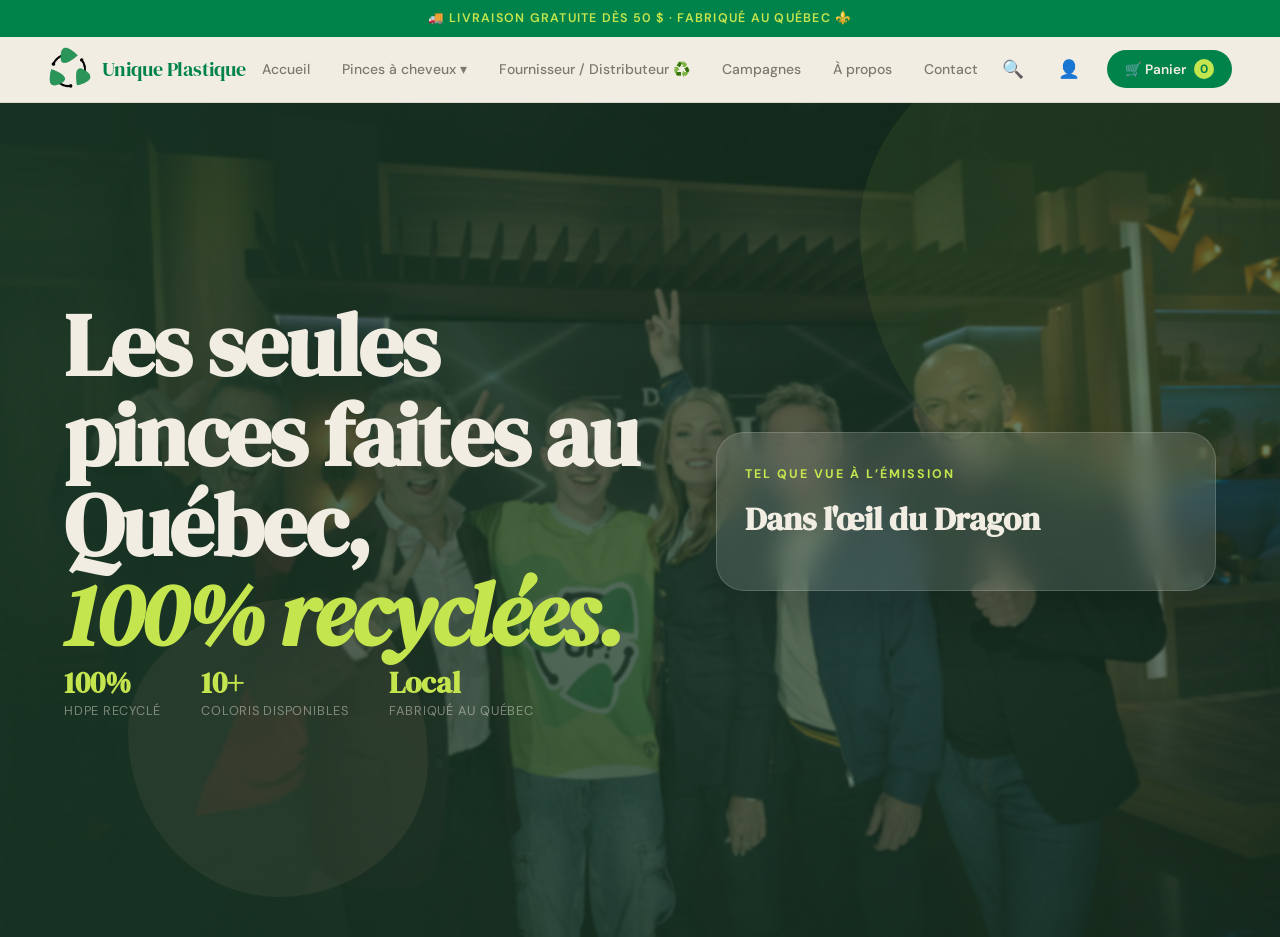
<file: index.html>
<!DOCTYPE html>
<html lang="fr">

<head>
    <meta charset="UTF-8">
    <meta name="viewport" content="width=device-width, initial-scale=1.0">
    <title>Unique Plastique</title>
    <link rel="preconnect" href="https://fonts.googleapis.com">
    <link
        href="https://fonts.googleapis.com/css2?family=DM+Serif+Display:ital@0;1&family=DM+Sans:wght@300;400;500;600;700&display=swap"
        rel="stylesheet">
    <link rel="stylesheet" href="assets/css/acceuil.css">
</head>

<body>
    <div id="navbar"></div>

    <div class="hero">
        <div class="hero-bg"></div>
        <div class="hero-blob hero-blob-1"></div>
        <div class="hero-blob hero-blob-2"></div>

        <div class="hero-layout">
            <div class="hero-content">
                <h1>Les seules pinces faites au Québec,<br><em> 100% recyclées.</em></h1>
                <div class="hero-stats">
                    <div class="hero-stat">
                        <strong>100%</strong>
                        <span>HDPE recyclé</span>
                    </div>
                    <div class="hero-stat">
                        <strong>10+</strong>
                        <span>Coloris disponibles</span>
                    </div>
                    <div class="hero-stat">
                        <strong>Local</strong>
                        <span>Fabriqué au Québec</span>
                    </div>
                </div>
            </div>

            <div class="hero-showcase">
                <div class="hero-showcase-copy">
                    <p class="hero-showcase-label">Tel que vue à l’émission</p>
                    <h2>Dans l'œil du Dragon</h2>
                </div>
            </div>
        </div>
    </div>
    <script src="assets/js/navbar.js"></script>
</body>

</html>
</file>
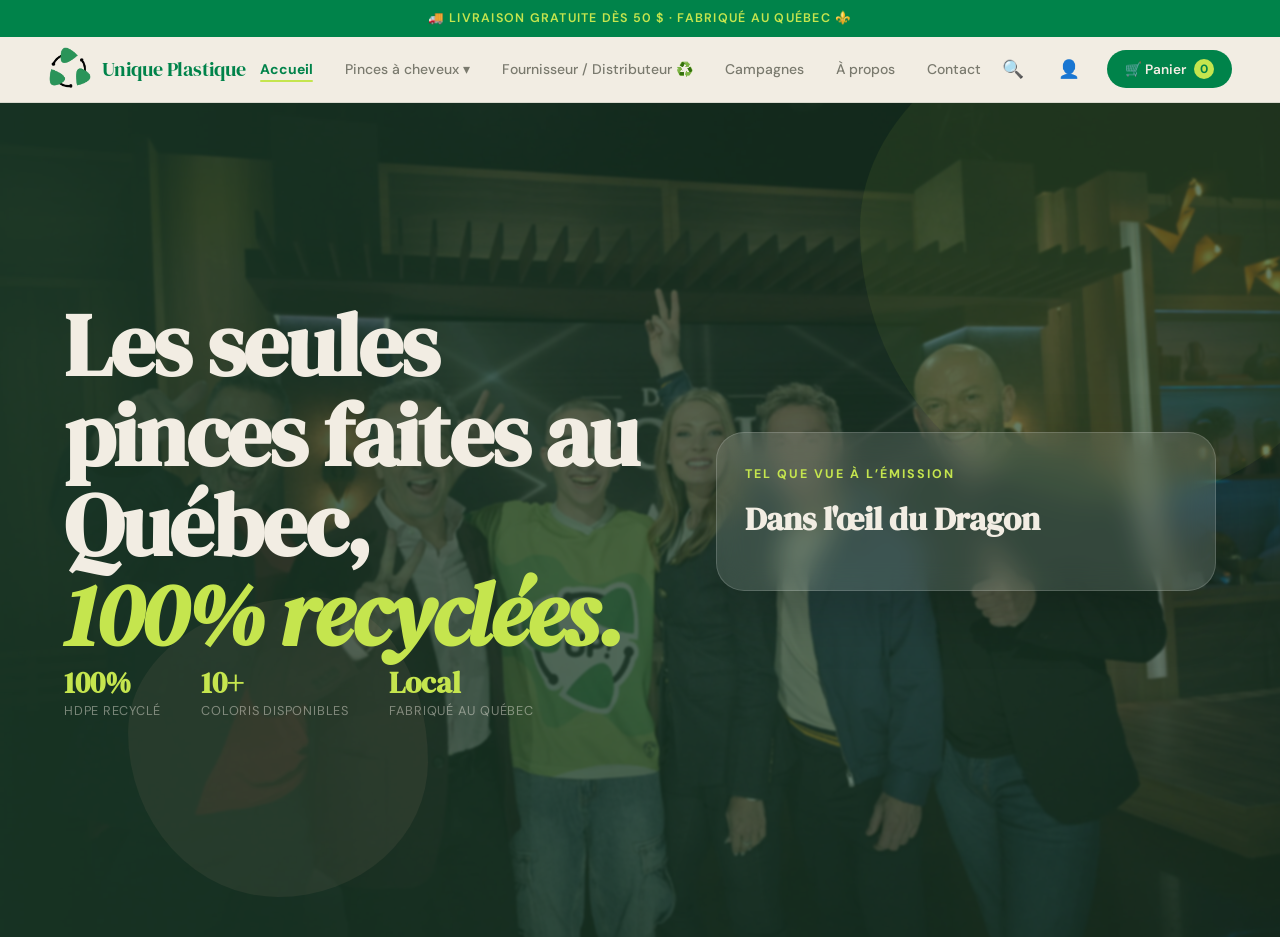
<file: Acceuil.html>
<!DOCTYPE html>
<html lang="fr">

<head>
    <meta charset="UTF-8">
    <meta name="viewport" content="width=device-width, initial-scale=1.0">
    <title>Unique Plastique</title>
    <link rel="preconnect" href="https://fonts.googleapis.com">
    <link
        href="https://fonts.googleapis.com/css2?family=DM+Serif+Display:ital@0;1&family=DM+Sans:wght@300;400;500;600;700&display=swap"
        rel="stylesheet">
    <link rel="stylesheet" href="assets/css/acceuil.css">
</head>

<body>
    <div id="navbar"></div>

    <div class="hero">
        <div class="hero-bg"></div>
        <div class="hero-blob hero-blob-1"></div>
        <div class="hero-blob hero-blob-2"></div>

        <div class="hero-layout">
            <div class="hero-content">
                <h1>Les seules pinces faites au Québec,<br><em> 100% recyclées.</em></h1>
                <div class="hero-stats">
                    <div class="hero-stat">
                        <strong>100%</strong>
                        <span>HDPE recyclé</span>
                    </div>
                    <div class="hero-stat">
                        <strong>10+</strong>
                        <span>Coloris disponibles</span>
                    </div>
                    <div class="hero-stat">
                        <strong>Local</strong>
                        <span>Fabriqué au Québec</span>
                    </div>
                </div>
            </div>

            <div class="hero-showcase">
                <div class="hero-showcase-copy">
                    <p class="hero-showcase-label">Tel que vue à l’émission</p>
                    <h2>Dans l'œil du Dragon</h2>
                </div>
            </div>
        </div>
    </div>
    <script src="assets/js/navbar.js"></script>
</body>

</html>
</file>
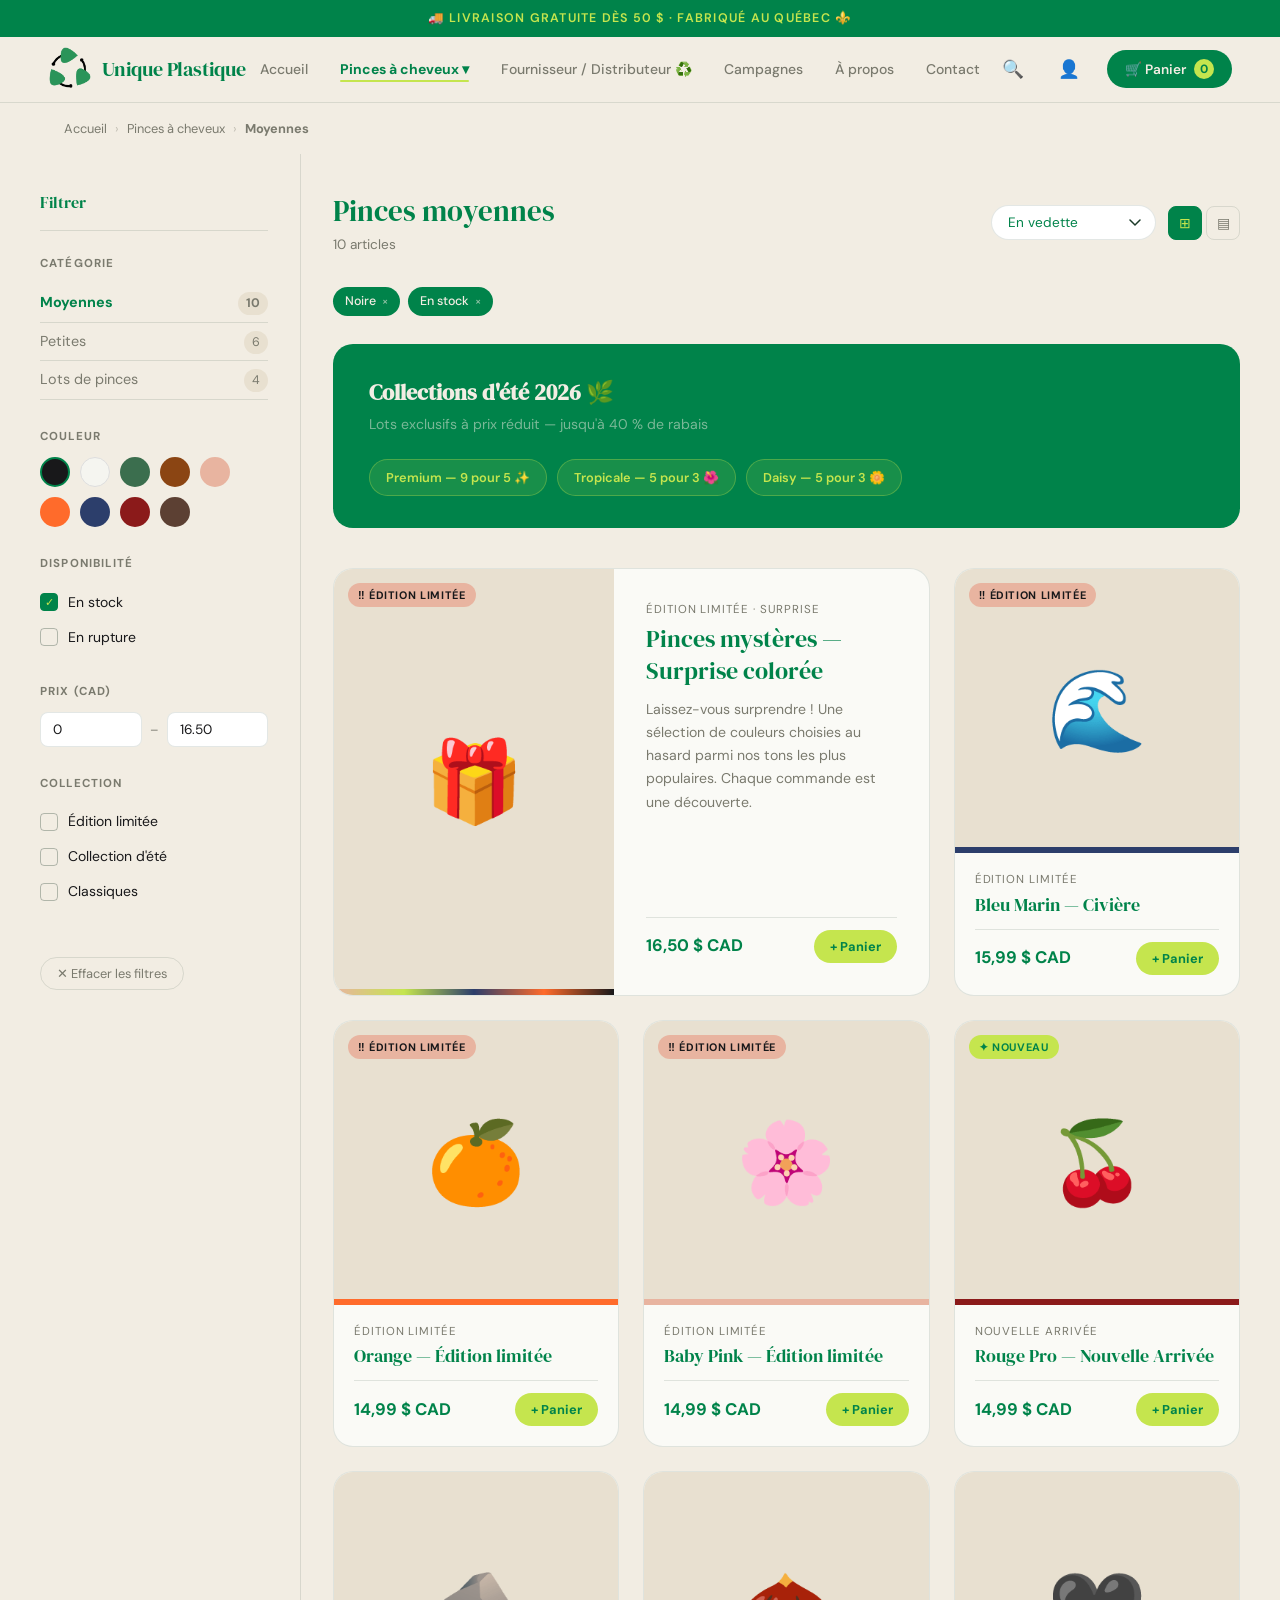
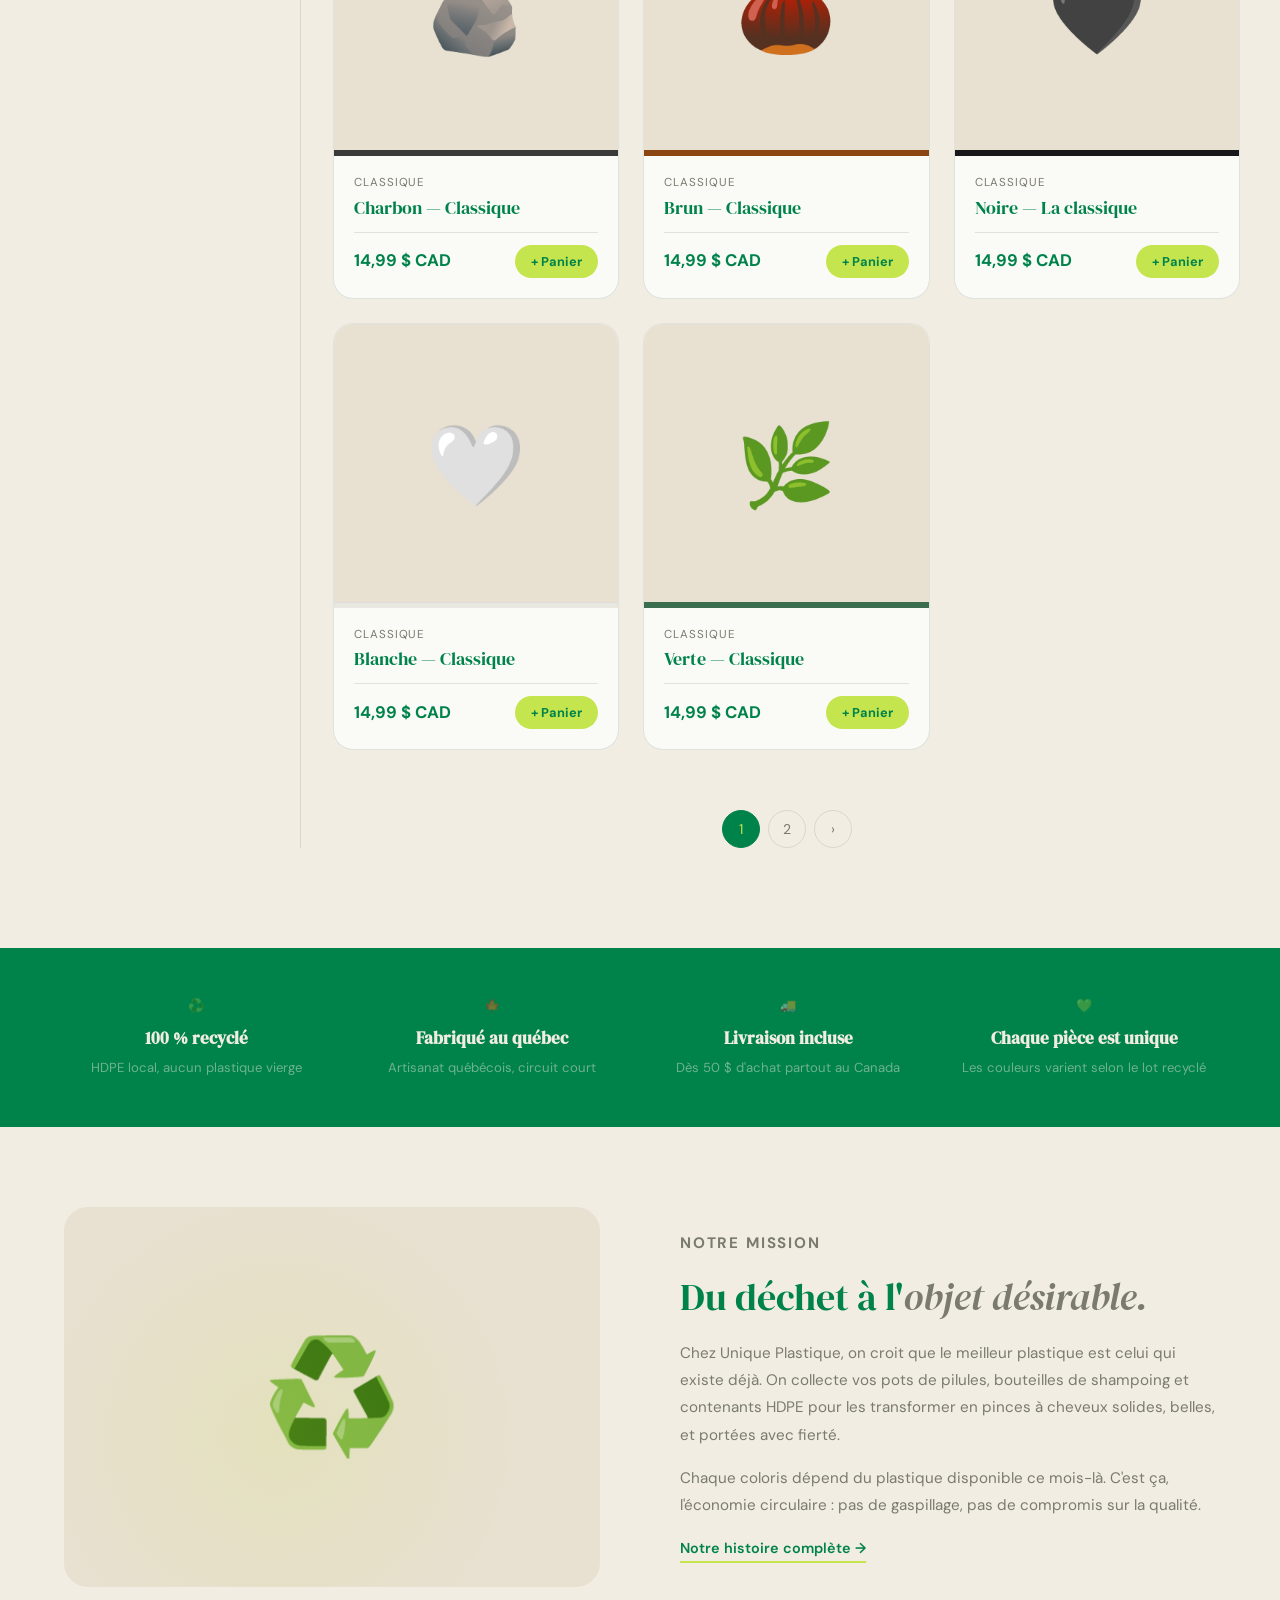
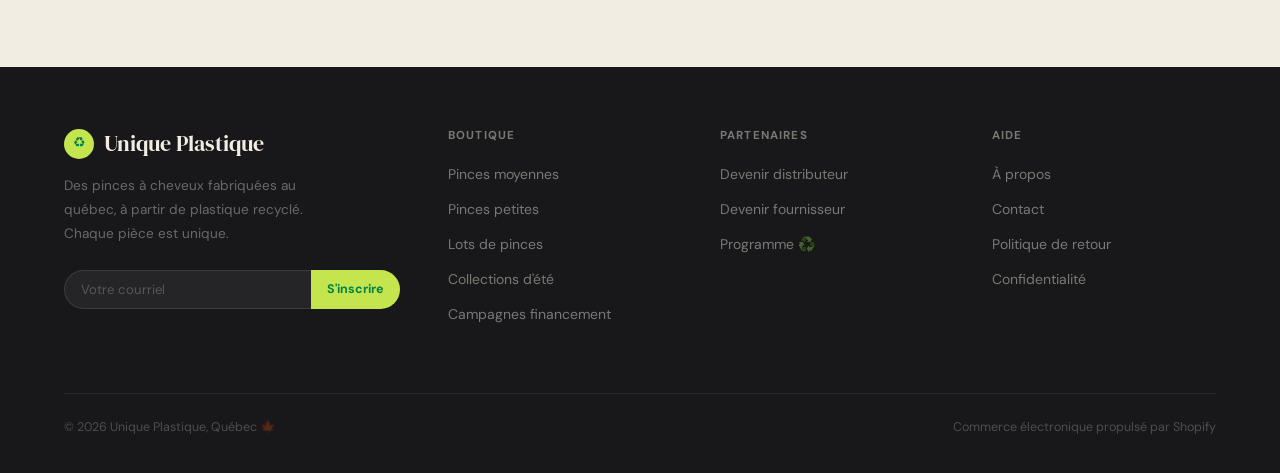
<file: pinces.html>
<!DOCTYPE html>
<html lang="fr">
<head>
<meta charset="UTF-8">
<meta name="viewport" content="width=device-width, initial-scale=1.0">
<title>Unique Plastique</title>
<link rel="preconnect" href="https://fonts.googleapis.com">
<link href="https://fonts.googleapis.com/css2?family=DM+Serif+Display:ital@0;1&family=DM+Sans:wght@300;400;500;600;700&display=swap" rel="stylesheet">
</head>
<body>
<div id="navbar"></div>
<style>
  *, *::before, *::after { box-sizing: border-box; margin: 0; padding: 0; }

:root {
  --sand:    #F2EDE3;
  --sand-d:  #E8E0D0;
  --forest:  #00834A;
  --lime:    #C5E54E;
  --blush:   #E8B4A0;
  --ink:     #18181A;
  --muted:   #7A7A6E;
  --white:   #FFFFFF;
  --border:  rgba(27,58,40,.12);
  --card-bg: #FAFAF6;
}
html { scroll-behavior: smooth; }
body {
  font-family: 'DM Sans', sans-serif;
  background: var(--sand);
  color: var(--ink);
  overflow-x: hidden;
  line-height: 1.5;
}

/* ─── ANNOUNCEMENT ─── */
.bar {
  background: var(--forest);
  color: var(--lime);
  text-align: center;
  font-size: .78rem;
  font-weight: 600;
  letter-spacing: .1em;
  text-transform: uppercase;
  padding: 9px 20px;
}

/* ─── NAV ─── */
nav {
  position: sticky; top: 0; z-index: 200;
  background: rgba(242,237,227,.96);
  backdrop-filter: blur(14px);
  border-bottom: 1px solid var(--border);
  display: flex;
  align-items: center;
  justify-content: space-between;
  padding: 0 48px;
  height: 66px;
}

.nav-logo {
  display: flex; align-items: center; gap: 10px;
  text-decoration: none;
  font-family: 'DM Serif Display', serif;
  font-size: 1.25rem;
  color: var(--forest);
  letter-spacing: -.01em;
}
.nav-logo-icon {
  display: flex;
  align-items: center;
  justify-content: center;
  width: 44px;
  height: 44px;
  flex-shrink: 0;
}

.nav-logo img {
  width: 44px;
  height: 44px;
  object-fit: contain;
  display: block;
}

.nav-links {
  display: flex; gap: 32px; list-style: none; align-items: center;
}
.nav-links a {
  text-decoration: none;
  color: var(--muted);
  font-size: .875rem;
  font-weight: 500;
  transition: color .2s;
  white-space: nowrap;
}
.nav-links a:hover { color: var(--forest); }
.nav-links a.active {
  color: var(--forest);
  font-weight: 700;
  position: relative;
}
.nav-links a.active::after {
  content: '';
  position: absolute;
  bottom: -4px; left: 0; right: 0;
  height: 2px;
  background: var(--lime);
  border-radius: 2px;
}

.nav-actions {
  display: flex; align-items: center; gap: 20px;
}

.nav-icon-btn {
  background: none; border: none; cursor: pointer;
  color: var(--forest); font-size: 1.1rem;
  width: 36px; height: 36px;
  display: flex; align-items: center; justify-content: center;
  border-radius: 50%;
  transition: background .2s;
}
.nav-icon-btn:hover { background: var(--sand-d); }

.cart-btn {
  display: flex; align-items: center; gap: 8px;
  background: var(--forest);
  color: var(--sand);
  border: none;
  border-radius: 100px;
  padding: 9px 18px;
  font-family: 'DM Sans', sans-serif;
  font-size: .85rem;
  font-weight: 600;
  cursor: pointer;
  transition: background .2s;
}
.cart-btn:hover { background: #2a5c3f; }
.cart-count {
  background: var(--lime);
  color: var(--forest);
  font-weight: 700;
  font-size: .75rem;
  width: 20px; height: 20px;
  border-radius: 50%;
  display: flex; align-items: center; justify-content: center;
}

/* ─── HERO ─── */
.hero {
  position: relative;
  min-height: calc(100vh - 66px);
  display: flex;
  align-items: center;
  overflow: hidden;
  background: var(--forest);
  padding: 24px 64px 40px;
}

.hero-bg {
  position: absolute; inset: 0;
  background:
    linear-gradient(90deg, rgba(27,58,40,.88) 0%, rgba(27,58,40,.72) 45%, rgba(27,58,40,.66) 100%),
    url('../images/dragon.png') center/cover no-repeat;
  transform: scale(1.04);
  filter: blur(1px);
  z-index: 0;
}

/* Decorative blobs */
.hero-blob {
  position: absolute;
  border-radius: 62% 38% 50% 50% / 45% 55% 45% 55%;
  opacity: .07;
}
.hero-blob-1 {
  width: 500px; height: 500px;
  background: var(--lime);
  top: -100px; right: -80px;
  animation: blob1 10s ease-in-out infinite;
}
.hero-blob-2 {
  width: 300px; height: 300px;
  background: var(--blush);
  bottom: 40px; left: 10%;
  animation: blob1 14s ease-in-out infinite reverse;
}
@keyframes blob1 {
  0%,100% { border-radius: 62% 38% 50% 50% / 45% 55% 45% 55%; transform: scale(1); }
  50%      { border-radius: 38% 62% 45% 55% / 55% 45% 55% 45%; transform: scale(1.06); }
}

.hero-content {
  position: relative; z-index: 2;
  max-width: 720px;
}

.hero-badge {
  display: inline-flex; align-items: center; gap: 8px;
  background: rgba(197,229,78,.15);
  border: 1px solid rgba(197,229,78,.3);
  color: var(--lime);
  font-size: .75rem; font-weight: 600;
  letter-spacing: .1em; text-transform: uppercase;
  padding: 6px 16px;
  border-radius: 100px;
  margin-bottom: 24px;
}

.hero h1 {
  font-family: 'DM Serif Display', serif;
  font-size: clamp(3rem, 7vw, 5.5rem);
  line-height: 1.02;
  color: var(--sand);
  letter-spacing: -.02em;
  margin-bottom: 8px;
}
.hero h1 em {
  font-style: italic;
  color: var(--lime);
}

.hero-sub {
  font-size: 1rem;
  color: rgba(242,237,227,.55);
  margin-bottom: 36px;
  max-width: 460px;
  line-height: 1.7;
}

.hero-stats {
  display: flex; gap: 40px; flex-wrap: wrap;
}
.hero-stat strong {
  display: block;
  font-family: 'DM Serif Display', serif;
  font-size: 1.9rem;
  color: var(--lime);
  line-height: 1;
}
.hero-stat span {
  font-size: .8rem;
  color: rgba(242,237,227,.45);
  text-transform: uppercase;
  letter-spacing: .06em;
}

/* Edition limitée floating badge */
.hero-limited {
  position: absolute;
  top: 48px; right: 64px;
  z-index: 3;
  background: var(--blush);
  color: var(--ink);
  font-weight: 700;
  font-size: .78rem;
  padding: 10px 18px;
  border-radius: 100px;
  text-transform: uppercase;
  letter-spacing: .08em;
  animation: floatBadge 3s ease-in-out infinite;
  box-shadow: 0 8px 32px rgba(0,0,0,.2);
}
@keyframes floatBadge {
  0%,100% { transform: translateY(0) rotate(-2deg); }
  50%      { transform: translateY(-8px) rotate(2deg); }
}

/* ─── HERO SHOWCASE ─── */
.hero-layout {
  position: relative;
  z-index: 2;
  width: 100%;
  max-width: 1320px;
  margin: 0 auto;
  display: grid;
  grid-template-columns: minmax(0, 1.1fr) minmax(320px, 0.9fr);
  gap: 40px;
  align-items: center;
}

.hero-showcase {
  background: rgba(255,255,255,.12);
  border: 1px solid rgba(255,255,255,.16);
  backdrop-filter: blur(14px);
  border-radius: 28px;
  padding: 28px;
  box-shadow: 0 20px 60px rgba(0,0,0,.18);
}

.hero-showcase-copy {
  margin-bottom: 18px;
}

.hero-showcase-label {
  display: inline-block;
  font-size: .78rem;
  font-weight: 700;
  letter-spacing: .16em;
  text-transform: uppercase;
  color: var(--lime);
  margin-bottom: 10px;
}

.hero-showcase h2 {
  font-family: 'DM Serif Display', serif;
  font-size: clamp(1.8rem, 2.6vw, 2.5rem);
  color: var(--sand);
  margin-bottom: 10px;
}

.hero-showcase p {
  color: rgba(242,237,227,.8);
  line-height: 1.7;
  margin-bottom: 12px;
}

.hero-showcase-link {
  display: inline-flex;
  align-items: center;
  width: fit-content;
  padding: 10px 18px;
  border-radius: 999px;
  background: var(--lime);
  color: var(--forest);
  text-decoration: none;
  font-weight: 700;
  transition: transform .2s ease, background .2s ease;
}

.hero-showcase-link:hover {
  transform: translateY(-2px);
  background: #d9ef72;
}

@media (max-width: 920px) {
  .hero-layout {
    grid-template-columns: 1fr;
  }

  .hero-showcase {
    max-width: 620px;
  }
}

/* ─── BREADCRUMB ─── */
.breadcrumb {
  padding: 16px 64px;
  display: flex; gap: 8px; align-items: center;
  font-size: .8rem; color: var(--muted);
}
.breadcrumb a { text-decoration: none; color: var(--muted); }
.breadcrumb a:hover { color: var(--forest); }
.breadcrumb span { opacity: .4; }

/* ─── COLLECTION LAYOUT ─── */
.collection-layout {
  display: grid;
  grid-template-columns: 260px 1fr;
  gap: 0;
  max-width: 1400px;
  margin: 0 auto;
  padding: 0 40px 100px;
  align-items: start;
}

/* ─── SIDEBAR ─── */
.sidebar {
  padding: 36px 32px 36px 0;
  position: sticky;
  top: 80px;
}

.sidebar-title {
  font-family: 'DM Serif Display', serif;
  font-size: 1rem;
  color: var(--forest);
  margin-bottom: 24px;
  padding-bottom: 16px;
  border-bottom: 1px solid var(--border);
}

.filter-group {
  margin-bottom: 28px;
}
.filter-group-label {
  font-size: .72rem;
  font-weight: 700;
  letter-spacing: .1em;
  text-transform: uppercase;
  color: var(--muted);
  margin-bottom: 12px;
  display: block;
}

.color-swatches {
  display: flex; flex-wrap: wrap; gap: 10px;
}
.swatch {
  width: 30px; height: 30px;
  border-radius: 50%;
  border: 2px solid transparent;
  cursor: pointer;
  transition: transform .15s, border-color .15s;
  position: relative;
}
.swatch:hover { transform: scale(1.15); }
.swatch.active { border-color: var(--forest); }
.swatch[title]::after {
  content: attr(title);
  position: absolute;
  bottom: calc(100% + 6px);
  left: 50%; transform: translateX(-50%);
  background: var(--ink);
  color: var(--sand);
  font-size: .7rem;
  padding: 3px 8px;
  border-radius: 4px;
  white-space: nowrap;
  opacity: 0;
  pointer-events: none;
  transition: opacity .15s;
}
.swatch:hover::after { opacity: 1; }

.filter-check {
  display: flex; align-items: center; gap: 10px;
  cursor: pointer;
  padding: 7px 0;
  font-size: .875rem;
  color: var(--ink);
  transition: color .15s;
}
.filter-check:hover { color: var(--forest); }
.filter-check input { display: none; }
.check-box {
  width: 18px; height: 18px;
  border: 1.5px solid rgba(27,58,40,.3);
  border-radius: 4px;
  display: flex; align-items: center; justify-content: center;
  transition: background .15s, border-color .15s;
  flex-shrink: 0;
  font-size: .7rem;
  color: transparent;
}
.filter-check:has(input:checked) .check-box {
  background: var(--forest);
  border-color: var(--forest);
  color: var(--lime);
}

.price-range {
  display: flex;
  gap: 8px;
  align-items: center;
  width: 100%;
}
.price-input {
  flex: 1 1 0;
  min-width: 0;
  width: 100%;
  background: var(--white);
  border: 1.5px solid var(--border);
  border-radius: 8px;
  padding: 8px 12px;
  font-size: .85rem;
  font-family: 'DM Sans', sans-serif;
  color: var(--ink);
  outline: none;
}
.price-input:focus { border-color: var(--forest); }
.price-sep {
  color: var(--muted);
  font-size: .8rem;
  flex-shrink: 0;
}

.clear-btn {
  display: inline-block;
  margin-top: 20px;
  background: none;
  border: 1px solid var(--border);
  border-radius: 100px;
  padding: 7px 16px;
  font-size: .8rem;
  color: var(--muted);
  cursor: pointer;
  font-family: 'DM Sans', sans-serif;
  transition: border-color .2s, color .2s;
}
.clear-btn:hover { border-color: var(--forest); color: var(--forest); }

/* Category links */
.cat-link {
  display: block;
  text-decoration: none;
  padding: 8px 0;
  font-size: .9rem;
  color: var(--muted);
  border-bottom: 1px solid var(--border);
  transition: color .15s, padding-left .15s;
}
.cat-link:hover { color: var(--forest); padding-left: 4px; }
.cat-link.active { color: var(--forest); font-weight: 700; }
.cat-link .cat-count {
  float: right;
  font-size: .78rem;
  background: var(--sand-d);
  padding: 2px 8px;
  border-radius: 100px;
  color: var(--muted);
}

/* ─── MAIN ─── */
.collection-main { padding: 36px 0 0 32px; border-left: 1px solid var(--border); }

.collection-header {
  display: flex; align-items: center; justify-content: space-between;
  margin-bottom: 32px; flex-wrap: wrap; gap: 16px;
}

.collection-header h2 {
  font-family: 'DM Serif Display', serif;
  font-size: 1.8rem;
  color: var(--forest);
  font-weight: 400;
}
.collection-count {
  font-size: .85rem;
  color: var(--muted);
  margin-top: 2px;
}

.sort-row {
  display: flex; align-items: center; gap: 12px;
}
.sort-select {
  appearance: none;
  background: var(--white);
  border: 1.5px solid var(--border);
  border-radius: 100px;
  padding: 8px 36px 8px 16px;
  font-size: .85rem;
  font-family: 'DM Sans', sans-serif;
  color: var(--forest);
  cursor: pointer;
  background-image: url("data:image/svg+xml,%3Csvg xmlns='http://www.w3.org/2000/svg' width='12' height='8' viewBox='0 0 12 8'%3E%3Cpath d='M1 1l5 5 5-5' stroke='%231B3A28' stroke-width='1.5' fill='none' stroke-linecap='round'/%3E%3C/svg%3E");
  background-repeat: no-repeat;
  background-position: right 14px center;
  outline: none;
}
.sort-select:focus { border-color: var(--forest); }

.view-toggle {
  display: flex; gap: 4px;
}
.view-btn {
  width: 34px; height: 34px;
  border: 1.5px solid var(--border);
  background: none;
  border-radius: 8px;
  cursor: pointer;
  display: flex; align-items: center; justify-content: center;
  font-size: .9rem; color: var(--muted);
  transition: background .15s, border-color .15s, color .15s;
}
.view-btn.active, .view-btn:hover { background: var(--forest); border-color: var(--forest); color: var(--lime); }

/* Active filters */
.active-filters {
  display: flex; gap: 8px; flex-wrap: wrap; margin-bottom: 28px;
}
.filter-tag {
  display: inline-flex; align-items: center; gap: 6px;
  background: var(--forest);
  color: var(--sand);
  font-size: .78rem;
  font-weight: 500;
  padding: 5px 12px;
  border-radius: 100px;
  cursor: pointer;
  transition: background .15s;
}
.filter-tag:hover { background: #2d5e3f; }
.filter-tag span { opacity: .6; font-size: .9em; }

/* ─── FEATURED BAND ─── */
.featured-band {
  background: var(--forest);
  border-radius: 20px;
  padding: 32px 36px;
  margin-bottom: 40px;
  display: flex;
  align-items: center;
  justify-content: space-between;
  gap: 24px;
  flex-wrap: wrap;
}
.featured-band-text strong {
  font-family: 'DM Serif Display', serif;
  font-size: 1.4rem;
  color: var(--sand);
  display: block;
  margin-bottom: 4px;
}
.featured-band-text p {
  font-size: .88rem;
  color: rgba(242,237,227,.5);
}
.sale-chips { display: flex; gap: 10px; flex-wrap: wrap; }
.sale-chip {
  background: rgba(197,229,78,.12);
  border: 1px solid rgba(197,229,78,.3);
  color: var(--lime);
  font-size: .8rem; font-weight: 600;
  padding: 8px 16px;
  border-radius: 100px;
  white-space: nowrap;
}

/* ─── PRODUCT GRID ─── */
.product-grid {
  display: grid;
  grid-template-columns: repeat(3, 1fr);
  gap: 24px;
}
.product-grid.two-col { grid-template-columns: repeat(2, 1fr); }

/* ─── PRODUCT CARD ─── */
.product-card {
  background: var(--card-bg);
  border-radius: 20px;
  overflow: hidden;
  border: 1px solid var(--border);
  transition: transform .3s cubic-bezier(.34,1.56,.64,1), box-shadow .3s;
  cursor: pointer;
  position: relative;
  display: flex;
  flex-direction: column;
}
.product-card:hover {
  transform: translateY(-8px);
  box-shadow: 0 24px 56px rgba(27,58,40,.12);
}

/* Card image area */
.card-img {
  position: relative;
  aspect-ratio: 1 / 1;
  overflow: hidden;
  background: var(--sand-d);
  display: flex; align-items: center; justify-content: center;
}

/* Emoji placeholder for products (since we can't load external images reliably) */
.card-img-emoji {
  font-size: 5rem;
  transition: transform .4s ease;
  user-select: none;
}
.product-card:hover .card-img-emoji { transform: scale(1.08) rotate(-3deg); }

/* Color accent stripe at bottom of image */
.card-color-stripe {
  position: absolute;
  bottom: 0; left: 0; right: 0;
  height: 6px;
  transition: height .3s;
}
.product-card:hover .card-color-stripe { height: 10px; }

/* Badges */
.card-badges {
  position: absolute;
  top: 14px; left: 14px;
  display: flex; flex-direction: column; gap: 6px;
  z-index: 2;
}
.badge {
  display: inline-block;
  font-size: .68rem; font-weight: 700;
  letter-spacing: .06em; text-transform: uppercase;
  padding: 4px 10px;
  border-radius: 100px;
}
.badge-limited { background: var(--blush); color: var(--ink); }
.badge-new     { background: var(--lime);  color: var(--forest); }
.badge-sale    { background: var(--forest); color: var(--lime); }

/* Quick add */
.card-quick-add {
  position: absolute;
  bottom: 14px; right: 14px;
  background: var(--forest);
  color: var(--sand);
  border: none;
  border-radius: 100px;
  padding: 8px 16px;
  font-family: 'DM Sans', sans-serif;
  font-size: .78rem; font-weight: 600;
  cursor: pointer;
  opacity: 0;
  transform: translateY(6px);
  transition: opacity .25s, transform .25s, background .15s;
  z-index: 3;
}
.product-card:hover .card-quick-add { opacity: 1; transform: translateY(0); }
.card-quick-add:hover { background: #2a5c3f; }

/* Wishlist */
.card-wish {
  position: absolute;
  top: 14px; right: 14px;
  background: var(--white);
  border: none;
  border-radius: 50%;
  width: 34px; height: 34px;
  display: flex; align-items: center; justify-content: center;
  cursor: pointer;
  font-size: 1rem;
  opacity: 0;
  transform: scale(.8);
  transition: opacity .2s, transform .2s;
  z-index: 3;
}
.product-card:hover .card-wish { opacity: 1; transform: scale(1); }
.card-wish:hover { background: var(--sand-d); }

/* Material reveal overlay */
.card-reveal {
  position: absolute; inset: 0;
  background: rgba(27,58,40,.92);
  display: flex; align-items: center; justify-content: center;
  padding: 24px;
  text-align: center;
  opacity: 0;
  transition: opacity .3s;
  z-index: 4;
  pointer-events: none;
}
.product-card:hover .card-reveal { opacity: 1; pointer-events: auto; }
/* Only show on long hover (via CSS animation delay) */
.card-reveal {
  animation: none;
  transition: opacity .3s .5s; /* delay: reveal only after 0.5s hover */
}
.product-card:not(:hover) .card-reveal { transition: opacity .15s 0s; }

.card-reveal p {
  font-size: .82rem;
  color: rgba(242,237,227,.8);
  line-height: 1.6;
  max-width: 180px;
}
.card-reveal strong {
  display: block;
  font-family: 'DM Serif Display', serif;
  font-size: 1.1rem;
  color: var(--lime);
  margin-bottom: 8px;
}

/* Card body */
.card-body {
  padding: 18px 20px 20px;
  flex: 1;
  display: flex; flex-direction: column;
}

.card-meta {
  font-size: .72rem;
  color: var(--muted);
  text-transform: uppercase;
  letter-spacing: .08em;
  margin-bottom: 5px;
}

.card-name {
  font-family: 'DM Serif Display', serif;
  font-size: 1.1rem;
  color: var(--forest);
  margin-bottom: 12px;
  line-height: 1.3;
  font-weight: 400;
}

.card-footer {
  display: flex; align-items: center; justify-content: space-between;
  margin-top: auto;
  padding-top: 12px;
  border-top: 1px solid var(--border);
}

.card-price {
  font-weight: 700;
  font-size: 1.05rem;
  color: var(--forest);
}
.card-price-old {
  font-size: .82rem;
  color: var(--muted);
  text-decoration: line-through;
  margin-left: 6px;
}
.card-price-sale { color: var(--clay, #C8603A); }

.card-add {
  background: var(--lime);
  color: var(--forest);
  border: none;
  border-radius: 100px;
  padding: 8px 16px;
  font-family: 'DM Sans', sans-serif;
  font-size: .8rem; font-weight: 700;
  cursor: pointer;
  transition: background .15s, transform .15s;
}
.card-add:hover { background: #b3d13a; transform: scale(1.04); }

/* Stock indicator */
.stock-dot {
  display: inline-block;
  width: 7px; height: 7px;
  border-radius: 50%;
  margin-right: 5px;
}
.in-stock  .stock-dot { background: #4CAF50; }
.low-stock .stock-dot { background: #FF9800; }

/* ─── WIDE CARD (collection featured) ─── */
.product-card.wide {
  grid-column: span 2;
  flex-direction: row;
  min-height: 260px;
}
.product-card.wide .card-img {
  width: 280px;
  flex-shrink: 0;
  aspect-ratio: auto;
}
.product-card.wide .card-body { justify-content: center; padding: 32px; }
.product-card.wide .card-name { font-size: 1.5rem; }
.product-card.wide .card-reveal { display: none; }

/* ─── PAGINATION ─── */
.pagination {
  display: flex; align-items: center; justify-content: center;
  gap: 8px;
  margin-top: 60px;
}
.page-btn {
  width: 38px; height: 38px;
  border-radius: 50%;
  border: 1.5px solid var(--border);
  background: none;
  font-size: .88rem;
  color: var(--muted);
  cursor: pointer;
  transition: all .15s;
  font-family: 'DM Sans', sans-serif;
}
.page-btn:hover, .page-btn.active {
  background: var(--forest);
  border-color: var(--forest);
  color: var(--lime);
}

/* ─── TRUST STRIP ─── */
.trust-strip {
  background: var(--forest);
  padding: 48px 64px;
  display: grid;
  grid-template-columns: repeat(4, 1fr);
  gap: 32px;
  text-align: center;
}
.trust-item {}
.trust-icon { font-size: 2rem; margin-bottom: 10px; display: block; }
.trust-item strong {
  display: block;
  font-family: 'DM Serif Display', serif;
  font-size: 1.05rem;
  color: var(--sand);
  margin-bottom: 4px;
}
.trust-item span { font-size: .82rem; color: rgba(242,237,227,.45); }

/* ─── STORY SECTION ─── */
.story-section {
  max-width: 1400px;
  margin: 0 auto;
  padding: 80px 64px;
  display: grid;
  grid-template-columns: 1fr 1fr;
  gap: 80px;
  align-items: center;
}
.story-visual {
  background: var(--sand-d);
  border-radius: 24px;
  min-height: 380px;
  display: flex; align-items: center; justify-content: center;
  font-size: 7rem;
  position: relative;
  overflow: hidden;
}
.story-visual::before {
  content: '';
  position: absolute; inset: 0;
  background: radial-gradient(circle at 40% 60%, rgba(197,229,78,.15), transparent 60%);
}
.story-eyebrow {
  font-size: .72rem; font-weight: 700;
  letter-spacing: .12em; text-transform: uppercase;
  color: var(--muted); margin-bottom: 16px;
}
.story-section h2 {
  font-family: 'DM Serif Display', serif;
  font-size: 2.4rem; font-weight: 400;
  color: var(--forest); line-height: 1.2;
  margin-bottom: 20px;
}
.story-section h2 em { font-style: italic; color: var(--muted); }
.story-section p {
  font-size: .95rem; color: var(--muted);
  line-height: 1.8; margin-bottom: 16px;
}
.story-link {
  display: inline-flex; align-items: center; gap: 8px;
  text-decoration: none;
  color: var(--forest);
  font-weight: 600;
  font-size: .9rem;
  border-bottom: 2px solid var(--lime);
  padding-bottom: 2px;
  transition: gap .2s;
}
.story-link:hover { gap: 14px; }

/* ─── FOOTER ─── */
footer {
  background: var(--ink);
  padding: 60px 64px 36px;
}
.footer-top {
  display: grid;
  grid-template-columns: 1.5fr 1fr 1fr 1fr;
  gap: 48px;
  margin-bottom: 56px;
}
.footer-brand {
  font-family: 'DM Serif Display', serif;
  font-size: 1.4rem;
  color: var(--sand);
  display: flex; align-items: center; gap: 10px;
  margin-bottom: 14px;
}
.footer-brand-icon {
  width: 30px; height: 30px; border-radius: 50%;
  background: var(--lime); color: var(--forest);
  display: flex; align-items: center; justify-content: center;
  font-size: .85rem;
}
.footer-desc {
  font-size: .85rem;
  color: rgba(242,237,227,.38);
  line-height: 1.75;
  margin-bottom: 24px;
  max-width: 280px;
}
.footer-nl {
  display: flex; gap: 0;
}
.footer-nl input {
  flex: 1;
  background: rgba(255,255,255,.06);
  border: 1px solid rgba(255,255,255,.1);
  border-right: none;
  border-radius: 100px 0 0 100px;
  padding: 10px 16px;
  font-size: .82rem;
  color: var(--sand);
  font-family: 'DM Sans', sans-serif;
  outline: none;
}
.footer-nl input::placeholder { color: rgba(242,237,227,.25); }
.footer-nl button {
  background: var(--lime);
  color: var(--forest);
  font-weight: 700; font-size: .78rem;
  border: none;
  border-radius: 0 100px 100px 0;
  padding: 10px 16px;
  cursor: pointer;
  white-space: nowrap;
  font-family: 'DM Sans', sans-serif;
}
.footer-col h4 {
  font-size: .72rem; font-weight: 700;
  letter-spacing: .1em; text-transform: uppercase;
  color: rgba(242,237,227,.45);
  margin-bottom: 18px;
}
.footer-col ul { list-style: none; }
.footer-col li { margin-bottom: 11px; }
.footer-col a {
  text-decoration: none;
  font-size: .875rem;
  color: rgba(242,237,227,.45);
  transition: color .2s;
}
.footer-col a:hover { color: var(--lime); }
.footer-bottom {
  border-top: 1px solid rgba(255,255,255,.06);
  padding-top: 24px;
  display: flex; justify-content: space-between;
  align-items: center; flex-wrap: wrap; gap: 12px;
}
.footer-bottom p { font-size: .78rem; color: rgba(242,237,227,.25); }

/* ─── SCROLL REVEAL ─── */
.reveal { opacity: 0; transform: translateY(24px); transition: opacity .55s ease, transform .55s ease; }
.reveal.visible { opacity: 1; transform: none; }

/* ─── MINI CART TOAST ─── */
.toast {
  position: fixed;
  bottom: 32px; right: 32px;
  background: var(--forest);
  color: var(--sand);
  padding: 14px 22px;
  border-radius: 14px;
  font-size: .88rem;
  font-weight: 500;
  box-shadow: 0 12px 40px rgba(0,0,0,.2);
  transform: translateY(80px);
  opacity: 0;
  transition: transform .3s cubic-bezier(.34,1.56,.64,1), opacity .3s;
  z-index: 999;
  display: flex; align-items: center; gap: 10px;
}
.toast.show { transform: translateY(0); opacity: 1; }
.toast-icon { font-size: 1.2rem; }

/* ─── RESPONSIVE ─── */
@media (max-width: 1100px) {
  .collection-layout { grid-template-columns: 1fr; padding: 0 28px 80px; }
  .sidebar { position: static; display: flex; flex-wrap: wrap; gap: 24px; border-bottom: 1px solid var(--border); padding: 28px 0; }
  .sidebar-title { width: 100%; }
  .filter-group { min-width: 160px; }
  .collection-main { padding: 28px 0 0; border-left: none; border-top: none; }
  .product-grid { grid-template-columns: repeat(2, 1fr); }
  .product-card.wide { flex-direction: column; grid-column: span 1; }
  .product-card.wide .card-img { width: 100%; aspect-ratio: 1/1; }
}
@media (max-width: 768px) {
  nav { padding: 0 20px; }
  .nav-links { display: none; }
  .hero { padding: 48px 24px 56px; min-height: 60vh; }
  .hero-limited { top: 20px; right: 20px; font-size: .7rem; }
  .breadcrumb { padding: 14px 24px; }
  .collection-layout { padding: 0 20px 60px; }
  .product-grid { grid-template-columns: repeat(2, 1fr); gap: 14px; }
  .trust-strip { grid-template-columns: repeat(2, 1fr); padding: 40px 24px; }
  .story-section { grid-template-columns: 1fr; padding: 60px 24px; gap: 40px; }
  footer { padding: 48px 24px 28px; }
  .footer-top { grid-template-columns: 1fr; gap: 32px; }
  .featured-band { flex-direction: column; align-items: flex-start; }
}
@media (max-width: 480px) {
  .product-grid { grid-template-columns: 1fr; }
}
</style>
<!-- Breadcrumb -->
<div class="breadcrumb">
  <a href="#">Accueil</a>
  <span>›</span>
  <a href="#">Pinces à cheveux</a>
  <span>›</span>
  <strong>Moyennes</strong>
</div>

<!-- Collection Layout -->
<div class="collection-layout">

  <!-- SIDEBAR -->
  <aside class="sidebar">
    <div class="sidebar-title">Filtrer</div>

    <div class="filter-group">
      <span class="filter-group-label">Catégorie</span>
      <a href="#" class="cat-link active">Moyennes <span class="cat-count">10</span></a>
      <a href="#" class="cat-link">Petites <span class="cat-count">6</span></a>
      <a href="#" class="cat-link">Lots de pinces <span class="cat-count">4</span></a>
    </div>

    <div class="filter-group">
      <span class="filter-group-label">Couleur</span>
      <div class="color-swatches">
        <div class="swatch active" style="background:#18181A" title="Noire"></div>
        <div class="swatch" style="background:#F5F5F0; border:1.5px solid #ddd" title="Blanche"></div>
        <div class="swatch" style="background:#3B6E4E" title="Verte"></div>
        <div class="swatch" style="background:#8B4513" title="Brune"></div>
        <div class="swatch" style="background:#E8B4A0" title="Baby pink"></div>
        <div class="swatch" style="background:#FF6B2B" title="Orange"></div>
        <div class="swatch" style="background:#2C3E6B" title="Bleu marin"></div>
        <div class="swatch" style="background:#8B1A1A" title="Rouge"></div>
        <div class="swatch" style="background:#5C4033" title="Charbon"></div>
      </div>
    </div>

    <div class="filter-group">
      <span class="filter-group-label">Disponibilité</span>
      <label class="filter-check">
        <input type="checkbox" checked>
        <span class="check-box">✓</span>
        En stock
      </label>
      <label class="filter-check">
        <input type="checkbox">
        <span class="check-box">✓</span>
        En rupture
      </label>
    </div>

    <div class="filter-group">
      <span class="filter-group-label">Prix (CAD)</span>
      <div class="price-range">
        <input type="number" class="price-input" placeholder="0" value="0">
        <span class="price-sep">–</span>
        <input type="number" class="price-input" placeholder="16.50" value="16.50">
      </div>
    </div>

    <div class="filter-group">
      <span class="filter-group-label">Collection</span>
      <label class="filter-check">
        <input type="checkbox">
        <span class="check-box">✓</span>
        Édition limitée
      </label>
      <label class="filter-check">
        <input type="checkbox">
        <span class="check-box">✓</span>
        Collection d'été
      </label>
      <label class="filter-check">
        <input type="checkbox">
        <span class="check-box">✓</span>
        Classiques
      </label>
    </div>

    <button class="clear-btn">✕ Effacer les filtres</button>
  </aside>

  <!-- MAIN -->
  <main class="collection-main">

    <!-- Header + Sort -->
    <div class="collection-header reveal">
      <div>
        <h2>Pinces moyennes</h2>
        <p class="collection-count">10 articles</p>
      </div>
      <div class="sort-row">
        <select class="sort-select">
          <option>En vedette</option>
          <option>Meilleures ventes</option>
          <option>Prix : bas → élevé</option>
          <option>Prix : élevé → bas</option>
          <option>Nouveautés</option>
        </select>
        <div class="view-toggle">
          <button class="view-btn active" id="gridBtn" title="Grille 3 col">⊞</button>
          <button class="view-btn" id="listBtn" title="Grille 2 col">▤</button>
        </div>
      </div>
    </div>

    <!-- Active filters -->
    <div class="active-filters reveal">
      <div class="filter-tag">Noire <span>×</span></div>
      <div class="filter-tag">En stock <span>×</span></div>
    </div>

    <!-- Summer collections band -->
    <div class="featured-band reveal">
      <div class="featured-band-text">
        <strong>Collections d'été 2026 🌿</strong>
        <p>Lots exclusifs à prix réduit — jusqu'à 40 % de rabais</p>
      </div>
      <div class="sale-chips">
        <div class="sale-chip">Premium — 9 pour 5 ✨</div>
        <div class="sale-chip">Tropicale — 5 pour 3 🌺</div>
        <div class="sale-chip">Daisy — 5 pour 3 🌼</div>
      </div>
    </div>

    <!-- Product Grid -->
    <div class="product-grid" id="productGrid">

      <!-- Card 1: Mystère - WIDE featured -->
      <div class="product-card wide reveal" onclick="addToCart('Pinces mystères')">
        <div class="card-img">
          <div class="card-img-emoji">🎁</div>
          <div class="card-color-stripe" style="background: linear-gradient(90deg, #E8B4A0, #C5E54E, #2C3E6B, #FF6B2B, #18181A)"></div>
          <div class="card-badges">
            <span class="badge badge-limited">‼ Édition limitée</span>
          </div>
          <button class="card-wish" title="Ajouter aux favoris">🤍</button>
        </div>
        <div class="card-body">
          <p class="card-meta">Édition limitée · Surprise</p>
          <h3 class="card-name">Pinces mystères — Surprise colorée</h3>
          <p style="font-size:.88rem;color:var(--muted);line-height:1.65;margin-bottom:16px;">Laissez-vous surprendre ! Une sélection de couleurs choisies au hasard parmi nos tons les plus populaires. Chaque commande est une découverte.</p>
          <div class="card-footer">
            <div>
              <span class="card-price">16,50 $ CAD</span>
            </div>
            <button class="card-add" onclick="event.stopPropagation();addToCart('Pinces mystères')">+ Panier</button>
          </div>
        </div>
      </div>

      <!-- Card 2 -->
      <div class="product-card reveal" onclick="addToCart('Bleu Marin')">
        <div class="card-img">
          <div class="card-img-emoji">🌊</div>
          <div class="card-color-stripe" style="background:#2C3E6B"></div>
          <div class="card-badges">
            <span class="badge badge-limited">‼ Édition limitée</span>
          </div>
          <button class="card-wish">🤍</button>
          <div class="card-reveal">
            <div>
              <strong>Bleu Marin</strong>
              <p>Faite à partir de contenants HDPE recyclés. Ressort haute qualité. Tenue parfaite toute la journée.</p>
            </div>
          </div>
          <button class="card-quick-add" onclick="event.stopPropagation();addToCart('Bleu Marin')">+ Ajouter</button>
        </div>
        <div class="card-body">
          <p class="card-meta">Édition limitée</p>
          <h3 class="card-name">Bleu Marin — Civière</h3>
          <div class="card-footer">
            <span class="card-price">15,99 $ CAD</span>
            <button class="card-add" onclick="event.stopPropagation();addToCart('Bleu Marin')">+ Panier</button>
          </div>
        </div>
      </div>

      <!-- Card 3 -->
      <div class="product-card reveal" onclick="addToCart('Orange')">
        <div class="card-img">
          <div class="card-img-emoji">🍊</div>
          <div class="card-color-stripe" style="background:#FF6B2B"></div>
          <div class="card-badges">
            <span class="badge badge-limited">‼ Édition limitée</span>
          </div>
          <button class="card-wish">🤍</button>
          <div class="card-reveal">
            <div>
              <strong>Orange vif</strong>
              <p>Un coloris solaire et énergisant. Plastique recyclé HDPE, aucun colorant ajouté.</p>
            </div>
          </div>
          <button class="card-quick-add" onclick="event.stopPropagation();addToCart('Orange')">+ Ajouter</button>
        </div>
        <div class="card-body">
          <p class="card-meta">Édition limitée</p>
          <h3 class="card-name">Orange — Édition limitée</h3>
          <div class="card-footer">
            <span class="card-price">14,99 $ CAD</span>
            <button class="card-add" onclick="event.stopPropagation();addToCart('Orange')">+ Panier</button>
          </div>
        </div>
      </div>

      <!-- Card 4 -->
      <div class="product-card reveal" onclick="addToCart('Baby Pink')">
        <div class="card-img">
          <div class="card-img-emoji">🌸</div>
          <div class="card-color-stripe" style="background:#E8B4A0"></div>
          <div class="card-badges">
            <span class="badge badge-limited">‼ Édition limitée</span>
          </div>
          <button class="card-wish">🤍</button>
          <div class="card-reveal">
            <div>
              <strong>Baby Pink</strong>
              <p>Douceur pastel, teinte naturelle sans teinture artificielle. Issue de plastique recyclé.</p>
            </div>
          </div>
          <button class="card-quick-add" onclick="event.stopPropagation();addToCart('Baby Pink')">+ Ajouter</button>
        </div>
        <div class="card-body">
          <p class="card-meta">Édition limitée</p>
          <h3 class="card-name">Baby Pink — Édition limitée</h3>
          <div class="card-footer">
            <span class="card-price">14,99 $ CAD</span>
            <button class="card-add" onclick="event.stopPropagation();addToCart('Baby Pink')">+ Panier</button>
          </div>
        </div>
      </div>

      <!-- Card 5 -->
      <div class="product-card reveal" onclick="addToCart('Rouge Pro')">
        <div class="card-img">
          <div class="card-img-emoji">🍒</div>
          <div class="card-color-stripe" style="background:#8B1A1A"></div>
          <div class="card-badges">
            <span class="badge badge-new">✦ Nouveau</span>
          </div>
          <button class="card-wish">🤍</button>
          <div class="card-reveal">
            <div>
              <strong>Rouge Pro</strong>
              <p>Nouveau coloris intense. Ton profond, tenue professionnelle. HDPE 100 % recyclé.</p>
            </div>
          </div>
          <button class="card-quick-add" onclick="event.stopPropagation();addToCart('Rouge Pro')">+ Ajouter</button>
        </div>
        <div class="card-body">
          <p class="card-meta">Nouvelle arrivée</p>
          <h3 class="card-name">Rouge Pro — Nouvelle Arrivée</h3>
          <div class="card-footer">
            <span class="card-price">14,99 $ CAD</span>
            <button class="card-add" onclick="event.stopPropagation();addToCart('Rouge Pro')">+ Panier</button>
          </div>
        </div>
      </div>

      <!-- Card 6 -->
      <div class="product-card reveal" onclick="addToCart('Charbon')">
        <div class="card-img">
          <div class="card-img-emoji">🪨</div>
          <div class="card-color-stripe" style="background:#3a3a3a"></div>
          <button class="card-wish">🤍</button>
          <div class="card-reveal">
            <div>
              <strong>Charbon</strong>
              <p>Le gris anthracite indémodable. Polyvalent, élégant, 100 % plastique recyclé.</p>
            </div>
          </div>
          <button class="card-quick-add" onclick="event.stopPropagation();addToCart('Charbon')">+ Ajouter</button>
        </div>
        <div class="card-body">
          <p class="card-meta">Classique</p>
          <h3 class="card-name">Charbon — Classique</h3>
          <div class="card-footer">
            <span class="card-price">14,99 $ CAD</span>
            <button class="card-add" onclick="event.stopPropagation();addToCart('Charbon')">+ Panier</button>
          </div>
        </div>
      </div>

      <!-- Card 7 -->
      <div class="product-card reveal" onclick="addToCart('Brun')">
        <div class="card-img">
          <div class="card-img-emoji">🌰</div>
          <div class="card-color-stripe" style="background:#8B4513"></div>
          <button class="card-wish">🤍</button>
          <div class="card-reveal">
            <div>
              <strong>Brun naturel</strong>
              <p>Ton chaud, inspiré du bois. Chaque lot a sa propre nuance — aucune pièce identique.</p>
            </div>
          </div>
          <button class="card-quick-add" onclick="event.stopPropagation();addToCart('Brun')">+ Ajouter</button>
        </div>
        <div class="card-body">
          <p class="card-meta">Classique</p>
          <h3 class="card-name">Brun — Classique</h3>
          <div class="card-footer">
            <span class="card-price">14,99 $ CAD</span>
            <button class="card-add" onclick="event.stopPropagation();addToCart('Brun')">+ Panier</button>
          </div>
        </div>
      </div>

      <!-- Card 8 -->
      <div class="product-card reveal" onclick="addToCart('Noire')">
        <div class="card-img">
          <div class="card-img-emoji">🖤</div>
          <div class="card-color-stripe" style="background:#18181A"></div>
          <button class="card-wish">🤍</button>
          <div class="card-reveal">
            <div>
              <strong>Noire</strong>
              <p>Le classique absolu. Intemporel, fort, durable. Recyclé à 100 % depuis votre quotidien.</p>
            </div>
          </div>
          <button class="card-quick-add" onclick="event.stopPropagation();addToCart('Noire')">+ Ajouter</button>
        </div>
        <div class="card-body">
          <p class="card-meta">Classique</p>
          <h3 class="card-name">Noire — La classique</h3>
          <div class="card-footer">
            <span class="card-price">14,99 $ CAD</span>
            <button class="card-add" onclick="event.stopPropagation();addToCart('Noire')">+ Panier</button>
          </div>
        </div>
      </div>

      <!-- Card 9 -->
      <div class="product-card reveal" onclick="addToCart('Blanche')">
        <div class="card-img">
          <div class="card-img-emoji">🤍</div>
          <div class="card-color-stripe" style="background:#E8E8E0; border-top:1px solid #ddd"></div>
          <button class="card-wish">🤍</button>
          <div class="card-reveal">
            <div>
              <strong>Blanche</strong>
              <p>Épurée, lumineuse, minimale. Issue de contenants plastiques blancs récupérés.</p>
            </div>
          </div>
          <button class="card-quick-add" onclick="event.stopPropagation();addToCart('Blanche')">+ Ajouter</button>
        </div>
        <div class="card-body">
          <p class="card-meta">Classique</p>
          <h3 class="card-name">Blanche — Classique</h3>
          <div class="card-footer">
            <span class="card-price">14,99 $ CAD</span>
            <button class="card-add" onclick="event.stopPropagation();addToCart('Blanche')">+ Panier</button>
          </div>
        </div>
      </div>

      <!-- Card 10 -->
      <div class="product-card reveal" onclick="addToCart('Verte')">
        <div class="card-img">
          <div class="card-img-emoji">🌿</div>
          <div class="card-color-stripe" style="background:#3B6E4E"></div>
          <button class="card-wish">🤍</button>
          <div class="card-reveal">
            <div>
              <strong>Verte</strong>
              <p>Le vert forêt qui rappelle nos origines. 100 % recyclé</p>
            </div>
          </div>
          <button class="card-quick-add" onclick="event.stopPropagation();addToCart('Verte')">+ Ajouter</button>
        </div>
        <div class="card-body">
          <p class="card-meta">Classique</p>
          <h3 class="card-name">Verte — Classique</h3>
          <div class="card-footer">
            <span class="card-price">14,99 $ CAD</span>
            <button class="card-add" onclick="event.stopPropagation();addToCart('Verte')">+ Panier</button>
          </div>
        </div>
      </div>

    </div><!-- /product-grid -->

    <!-- Pagination -->
    <div class="pagination reveal">
      <button class="page-btn active">1</button>
      <button class="page-btn">2</button>
      <button class="page-btn">›</button>
    </div>

  </main>
</div>

<!-- Trust Strip -->
<div class="trust-strip">
  <div class="trust-item reveal">
    <span class="trust-icon">♻️</span>
    <strong>100 % recyclé</strong>
    <span>HDPE local, aucun plastique vierge</span>
  </div>
  <div class="trust-item reveal">
    <span class="trust-icon">🍁</span>
    <strong>Fabriqué au québec</strong>
    <span>Artisanat québécois, circuit court</span>
  </div>
  <div class="trust-item reveal">
    <span class="trust-icon">🚚</span>
    <strong>Livraison incluse</strong>
    <span>Dès 50 $ d'achat partout au Canada</span>
  </div>
  <div class="trust-item reveal">
    <span class="trust-icon">💚</span>
    <strong>Chaque pièce est unique</strong>
    <span>Les couleurs varient selon le lot recyclé</span>
  </div>
</div>

<!-- Story Section -->
<div class="story-section">
  <div class="story-visual reveal">
    ♻️
  </div>
  <div class="reveal">
    <p class="story-eyebrow">Notre mission</p>
    <h2>Du déchet à l'<em>objet désirable.</em></h2>
    <p>Chez Unique Plastique, on croit que le meilleur plastique est celui qui existe déjà. On collecte vos pots de pilules, bouteilles de shampoing et contenants HDPE pour les transformer en pinces à cheveux solides, belles, et portées avec fierté.</p>
    <p>Chaque coloris dépend du plastique disponible ce mois-là. C'est ça, l'économie circulaire : pas de gaspillage, pas de compromis sur la qualité.</p>
    <a href="#" class="story-link">Notre histoire complète →</a>
  </div>
</div>

<!-- Footer -->
<footer>
  <div class="footer-top">
    <div>
      <div class="footer-brand">
        <span class="footer-brand-icon">♻</span>
        Unique Plastique
      </div>
      <p class="footer-desc">Des pinces à cheveux fabriquées au québec, à partir de plastique recyclé. Chaque pièce est unique.</p>
      <div class="footer-nl">
        <input type="email" placeholder="Votre courriel">
        <button>S'inscrire</button>
      </div>
    </div>
    <div class="footer-col">
      <h4>Boutique</h4>
      <ul>
        <li><a href="#">Pinces moyennes</a></li>
        <li><a href="#">Pinces petites</a></li>
        <li><a href="#">Lots de pinces</a></li>
        <li><a href="#">Collections d'été</a></li>
        <li><a href="#">Campagnes financement</a></li>
      </ul>
    </div>
    <div class="footer-col">
      <h4>Partenaires</h4>
      <ul>
        <li><a href="#">Devenir distributeur</a></li>
        <li><a href="#">Devenir fournisseur</a></li>
        <li><a href="#">Programme ♻️</a></li>
      </ul>
    </div>
    <div class="footer-col">
      <h4>Aide</h4>
      <ul>
        <li><a href="#">À propos</a></li>
        <li><a href="#">Contact</a></li>
        <li><a href="#">Politique de retour</a></li>
        <li><a href="#">Confidentialité</a></li>
      </ul>
    </div>
  </div>
  <div class="footer-bottom">
    <p>© 2026 Unique Plastique, Québec 🍁</p>
    <p>Commerce électronique propulsé par Shopify</p>
  </div>
</footer>

<!-- Toast notification -->
<div class="toast" id="toast">
  <span class="toast-icon">✅</span>
  <span id="toastMsg">Ajouté au panier !</span>
</div>

<script src="assets/js/navbar.js"></script>
<script>
// Cart counter
let cartCount = 0;
const cartEl = document.getElementById('cartCount');
const toastEl = document.getElementById('toast');
const toastMsg = document.getElementById('toastMsg');

function addToCart(name) {
  cartCount++;
  cartEl.textContent = cartCount;
  toastMsg.textContent = `"${name}" ajouté au panier !`;
  toastEl.classList.add('show');
  setTimeout(() => toastEl.classList.remove('show'), 2800);
}

// View toggle
document.getElementById('gridBtn').addEventListener('click', () => {
  document.getElementById('productGrid').classList.remove('two-col');
  document.getElementById('gridBtn').classList.add('active');
  document.getElementById('listBtn').classList.remove('active');
});
document.getElementById('listBtn').addEventListener('click', () => {
  document.getElementById('productGrid').classList.add('two-col');
  document.getElementById('listBtn').classList.add('active');
  document.getElementById('gridBtn').classList.remove('active');
});

// Color swatch selection
document.querySelectorAll('.swatch').forEach(s => {
  s.addEventListener('click', () => {
    document.querySelectorAll('.swatch').forEach(x => x.classList.remove('active'));
    s.classList.add('active');
  });
});

// Scroll reveal
const reveals = document.querySelectorAll('.reveal');
const obs = new IntersectionObserver((entries) => {
  entries.forEach((entry, i) => {
    if (entry.isIntersecting) {
      setTimeout(() => entry.target.classList.add('visible'), i * 60);
      obs.unobserve(entry.target);
    }
  });
}, { threshold: 0.08, rootMargin: '0px 0px -30px 0px' });
reveals.forEach(el => obs.observe(el));

// Wishlist toggle
document.querySelectorAll('.card-wish').forEach(btn => {
  btn.addEventListener('click', (e) => {
    e.stopPropagation();
    btn.textContent = btn.textContent === '🤍' ? '❤️' : '🤍';
  });
});

// Filter tag removal
document.querySelectorAll('.filter-tag').forEach(tag => {
  tag.addEventListener('click', () => {
    tag.style.transform = 'scale(0)';
    tag.style.opacity = '0';
    tag.style.transition = 'all .2s';
    setTimeout(() => tag.remove(), 200);
  });
});
</script>
</body>
</html>
</file>
<file: assets/css/acceuil.css>
*, *::before, *::after { box-sizing: border-box; margin: 0; padding: 0; }

:root {
  --sand:    #F2EDE3;
  --sand-d:  #E8E0D0;
  --forest:  #00834A;
  --lime:    #C5E54E;
  --blush:   #E8B4A0;
  --ink:     #18181A;
  --muted:   #7A7A6E;
  --white:   #FFFFFF;
  --border:  rgba(27,58,40,.12);
}

html { scroll-behavior: smooth; }
body {
  font-family: 'DM Sans', sans-serif;
  background: var(--sand);
  color: var(--ink);
  overflow-x: hidden;
  line-height: 1.5;
}

.bar {
  background: var(--forest);
  color: var(--lime);
  text-align: center;
  font-size: .78rem;
  font-weight: 600;
  letter-spacing: .1em;
  text-transform: uppercase;
  padding: 9px 20px;
}

/* ─── NAV ─── */
nav {
  position: sticky; top: 0; z-index: 200;
  background: rgba(242,237,227,.96);
  backdrop-filter: blur(14px);
  border-bottom: 1px solid var(--border);
  display: flex;
  align-items: center;
  justify-content: space-between;
  padding: 0 48px;
  height: 66px;
}

.nav-logo {
  display: flex; align-items: center; gap: 10px;
  text-decoration: none;
  font-family: 'DM Serif Display', serif;
  font-size: 1.25rem;
  color: var(--forest);
  letter-spacing: -.01em;
}

.nav-logo-icon {
  display: flex;
  align-items: center;
  justify-content: center;
  width: 44px;
  height: 44px;
  flex-shrink: 0;
}

.nav-logo img {
  width: 44px;
  height: 44px;
  object-fit: contain;
  display: block;
}

.nav-links {
  display: flex; gap: 32px; list-style: none; align-items: center;
}

.nav-links a {
  text-decoration: none;
  color: var(--muted);
  font-size: .875rem;
  font-weight: 500;
  transition: color .2s;
  white-space: nowrap;
}

.nav-links a:hover { color: var(--forest); }

.nav-links a.active {
  color: var(--forest);
  font-weight: 700;
  position: relative;
}

.nav-links a.active::after {
  content: '';
  position: absolute;
  bottom: -4px; left: 0; right: 0;
  height: 2px;
  background: var(--lime);
  border-radius: 2px;
}

.nav-actions {
  display: flex; align-items: center; gap: 20px;
}

.nav-icon-btn {
  background: none; border: none; cursor: pointer;
  color: var(--forest); font-size: 1.1rem;
  width: 36px; height: 36px;
  display: flex; align-items: center; justify-content: center;
  border-radius: 50%;
  transition: background .2s;
}

.nav-icon-btn:hover { background: var(--sand-d); }

.cart-btn {
  display: flex; align-items: center; gap: 8px;
  background: var(--forest);
  color: var(--sand);
  border: none;
  border-radius: 100px;
  padding: 9px 18px;
  font-family: 'DM Sans', sans-serif;
  font-size: .85rem;
  font-weight: 600;
  cursor: pointer;
  transition: background .2s;
}

.cart-btn:hover { background: #2a5c3f; }

.cart-count {
  background: var(--lime);
  color: var(--forest);
  font-weight: 700;
  font-size: .75rem;
  width: 20px; height: 20px;
  border-radius: 50%;
  display: flex; align-items: center; justify-content: center;
}

/* ─── HERO ─── */
.hero {
  position: relative;
  min-height: calc(100vh - 66px);
  display: flex;
  align-items: center;
  overflow: hidden;
  background: var(--forest);
  padding: 24px 64px 40px;
}

.hero-bg {
  position: absolute; inset: 0;
  background:
    linear-gradient(90deg, rgba(27,58,40,.88) 0%, rgba(27,58,40,.72) 45%, rgba(27,58,40,.66) 100%),
    url('../images/dragon.png') center/cover no-repeat;
  transform: scale(1.04);
  filter: blur(1px);
  z-index: 0;
}

.hero-blob {
  position: absolute;
  border-radius: 62% 38% 50% 50% / 45% 55% 45% 55%;
  opacity: .07;
}

.hero-blob-1 {
  width: 500px; height: 500px;
  background: var(--lime);
  top: -100px; right: -80px;
  animation: blob1 10s ease-in-out infinite;
}

.hero-blob-2 {
  width: 300px; height: 300px;
  background: var(--blush);
  bottom: 40px; left: 10%;
  animation: blob1 14s ease-in-out infinite reverse;
}

@keyframes blob1 {
  0%,100% { border-radius: 62% 38% 50% 50% / 45% 55% 45% 55%; transform: scale(1); }
  50% { border-radius: 38% 62% 45% 55% / 55% 45% 55% 45%; transform: scale(1.06); }
}

.hero-layout {
  position: relative;
  z-index: 2;
  width: 100%;
  max-width: 1320px;
  margin: 0 auto;
  display: grid;
  grid-template-columns: minmax(0, 1.1fr) minmax(320px, 0.9fr);
  gap: 40px;
  align-items: center;
}

.hero-content {
  position: relative; z-index: 2;
  max-width: 720px;
}

.hero h1 {
  font-family: 'DM Serif Display', serif;
  font-size: clamp(3rem, 7vw, 5.5rem);
  line-height: 1.02;
  color: var(--sand);
  letter-spacing: -.02em;
  margin-bottom: 8px;
}

.hero h1 em {
  font-style: italic;
  color: var(--lime);
}

.hero-stats {
  display: flex; gap: 40px; flex-wrap: wrap;
}

.hero-stat strong {
  display: block;
  font-family: 'DM Serif Display', serif;
  font-size: 1.9rem;
  color: var(--lime);
  line-height: 1;
}

.hero-stat span {
  font-size: .8rem;
  color: rgba(242,237,227,.45);
  text-transform: uppercase;
  letter-spacing: .06em;
}

.hero-showcase {
  background: rgba(255,255,255,.12);
  border: 1px solid rgba(255,255,255,.16);
  backdrop-filter: blur(14px);
  border-radius: 28px;
  padding: 28px;
  box-shadow: 0 20px 60px rgba(0,0,0,.18);
}

.hero-showcase-copy {
  margin-bottom: 18px;
}

.hero-showcase-label {
  display: inline-block;
  font-size: .78rem;
  font-weight: 700;
  letter-spacing: .16em;
  text-transform: uppercase;
  color: var(--lime);
  margin-bottom: 10px;
}

.hero-showcase h2 {
  font-family: 'DM Serif Display', serif;
  font-size: clamp(1.8rem, 2.6vw, 2.5rem);
  color: var(--sand);
  margin-bottom: 10px;
}

@media (max-width: 920px) {
  .hero-layout {
    grid-template-columns: 1fr;
  }

  .hero-showcase {
    max-width: 620px;
  }
}

@media (max-width: 768px) {
  nav { padding: 0 20px; }
  .nav-links { display: none; }
  .hero { padding: 48px 24px 56px; min-height: 60vh; }
}
</file>
